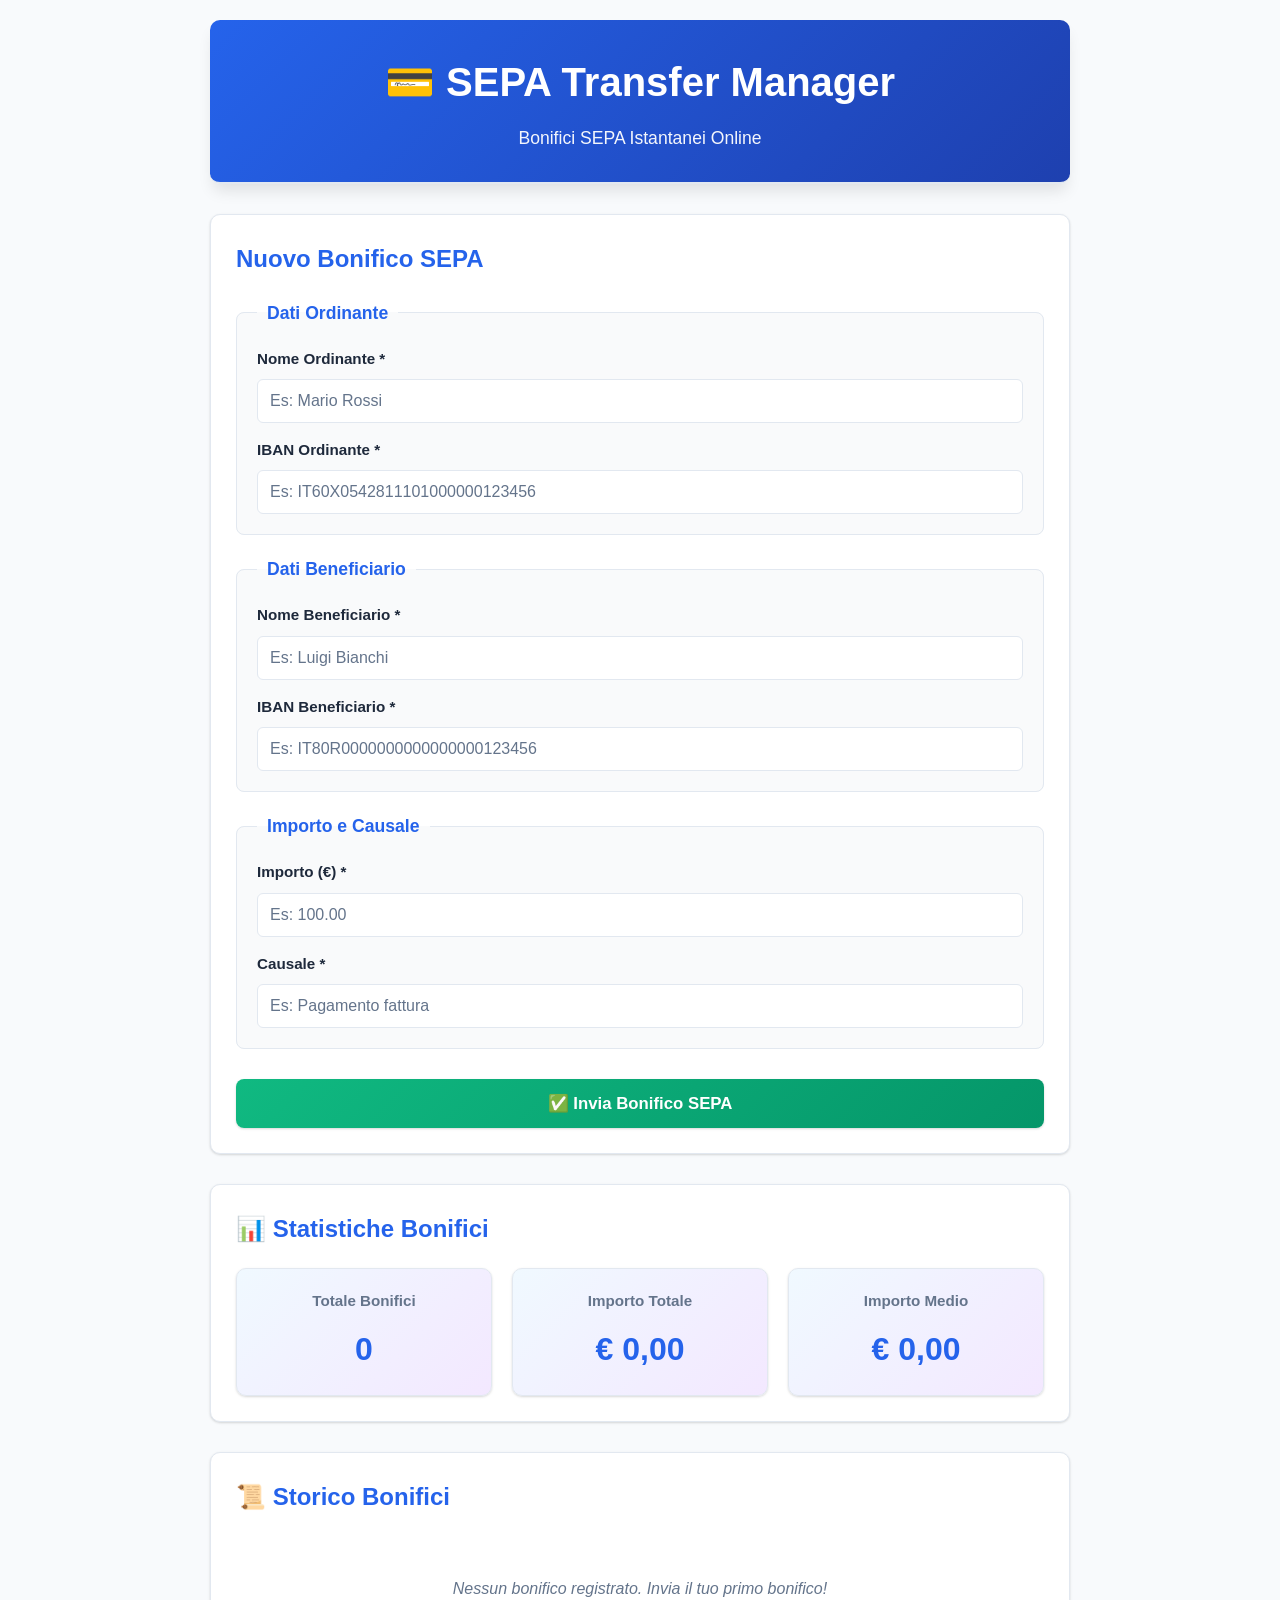
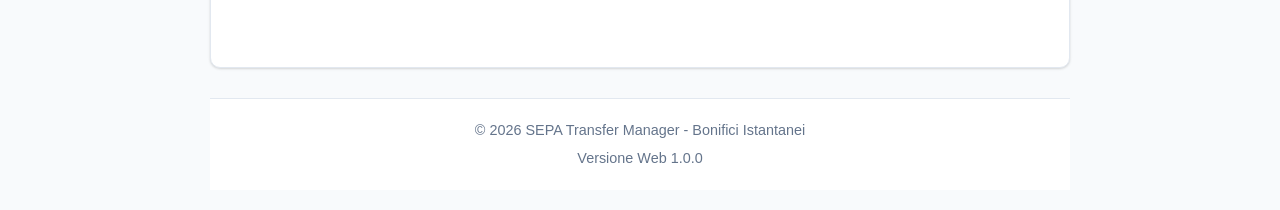
<file: index.html>
<!DOCTYPE html>
<html lang="it">
<head>
    <meta charset="UTF-8">
    <meta name="viewport" content="width=device-width, initial-scale=1.0">
    <title>SEPA Transfer Manager - Bonifici Istantanei</title>
    <link rel="stylesheet" href="style.css">
</head>
<body>
    <div class="container">
        <!-- Header -->
        <header class="header">
            <h1>💳 SEPA Transfer Manager</h1>
            <p class="subtitle">Bonifici SEPA Istantanei Online</p>
        </header>

        <!-- Main Content -->
        <main class="main-content">
            <!-- Form Sezione -->
            <section class="form-section">
                <h2>Nuovo Bonifico SEPA</h2>
                
                <form id="bonificoForm" class="bonifico-form">
                    <!-- Dati Ordinante -->
                    <fieldset class="form-group">
                        <legend>Dati Ordinante</legend>
                        
                        <div class="form-field">
                            <label for="nomeOrdinante">Nome Ordinante *</label>
                            <input type="text" id="nomeOrdinante" name="nomeOrdinante" required placeholder="Es: Mario Rossi">
                        </div>

                        <div class="form-field">
                            <label for="ibanOrdinante">IBAN Ordinante *</label>
                            <input type="text" id="ibanOrdinante" name="ibanOrdinante" required placeholder="Es: IT60X0542811101000000123456">
                        </div>
                    </fieldset>

                    <!-- Dati Beneficiario -->
                    <fieldset class="form-group">
                        <legend>Dati Beneficiario</legend>
                        
                        <div class="form-field">
                            <label for="nomeBeneficiario">Nome Beneficiario *</label>
                            <input type="text" id="nomeBeneficiario" name="nomeBeneficiario" required placeholder="Es: Luigi Bianchi">
                        </div>

                        <div class="form-field">
                            <label for="ibanBeneficiario">IBAN Beneficiario *</label>
                            <input type="text" id="ibanBeneficiario" name="ibanBeneficiario" required placeholder="Es: IT80R0000000000000000123456">
                        </div>
                    </fieldset>

                    <!-- Dati Bonifico -->
                    <fieldset class="form-group">
                        <legend>Importo e Causale</legend>
                        
                        <div class="form-field">
                            <label for="importo">Importo (€) *</label>
                            <input type="number" id="importo" name="importo" required step="0.01" min="0.01" placeholder="Es: 100.00">
                        </div>

                        <div class="form-field">
                            <label for="causale">Causale *</label>
                            <input type="text" id="causale" name="causale" required placeholder="Es: Pagamento fattura">
                        </div>
                    </fieldset>

                    <!-- Button -->
                    <button type="submit" class="btn-submit">✅ Invia Bonifico SEPA</button>
                </form>
            </section>

            <!-- Statistiche Sezione -->
            <section class="stats-section">
                <h2>📊 Statistiche Bonifici</h2>
                
                <div class="stats-grid">
                    <div class="stat-card">
                        <h3>Totale Bonifici</h3>
                        <p class="stat-value" id="totalBonifici">0</p>
                    </div>
                    
                    <div class="stat-card">
                        <h3>Importo Totale</h3>
                        <p class="stat-value" id="importoTotale">€ 0,00</p>
                    </div>
                    
                    <div class="stat-card">
                        <h3>Importo Medio</h3>
                        <p class="stat-value" id="importoMedio">€ 0,00</p>
                    </div>
                </div>
            </section>

            <!-- Storico Sezione -->
            <section class="history-section">
                <h2>📜 Storico Bonifici</h2>
                
                <div id="storicoContainer" class="storico-container">
                    <p class="empty-message">Nessun bonifico registrato. Invia il tuo primo bonifico!</p>
                </div>
            </section>
        </main>

        <!-- Footer -->
        <footer class="footer">
            <p>&copy; 2026 SEPA Transfer Manager - Bonifici Istantanei</p>
            <p>Versione Web 1.0.0</p>
        </footer>
    </div>

    <script src="app.js"></script>
</body>
</html>
</file>
<file: style.css>
/* ===== RESET E VARIABILI ===== */
* {
    margin: 0;
    padding: 0;
    box-sizing: border-box;
}

:root {
    --primary-color: #2563eb;
    --primary-dark: #1e40af;
    --secondary-color: #10b981;
    --danger-color: #ef4444;
    --warning-color: #f59e0b;
    --background: #f8fafc;
    --surface: #ffffff;
    --text-primary: #1e293b;
    --text-secondary: #64748b;
    --border: #e2e8f0;
    --shadow: 0 1px 3px rgba(0, 0, 0, 0.1), 0 1px 2px rgba(0, 0, 0, 0.06);
    --shadow-lg: 0 10px 15px -3px rgba(0, 0, 0, 0.1);
}

/* ===== BODY ===== */
html, body {
    width: 100%;
    height: 100%;
}

body {
    font-family: -apple-system, BlinkMacSystemFont, 'Segoe UI', Roboto, Oxygen, Ubuntu, Cantarell, sans-serif;
    background-color: var(--background);
    color: var(--text-primary);
    line-height: 1.6;
}

/* ===== CONTAINER ===== */
.container {
    max-width: 900px;
    margin: 0 auto;
    padding: 20px;
    min-height: 100vh;
    display: flex;
    flex-direction: column;
}

/* ===== HEADER ===== */
.header {
    text-align: center;
    padding: 30px 0;
    border-bottom: 2px solid var(--border);
    margin-bottom: 30px;
    background: linear-gradient(135deg, var(--primary-color), var(--primary-dark));
    color: white;
    border-radius: 10px;
    box-shadow: var(--shadow-lg);
}

.header h1 {
    font-size: 2.5em;
    margin-bottom: 10px;
    font-weight: 700;
}

.header .subtitle {
    font-size: 1.1em;
    opacity: 0.95;
}

/* ===== MAIN CONTENT ===== */
.main-content {
    flex: 1;
    display: flex;
    flex-direction: column;
    gap: 30px;
}

/* ===== SEZIONI ===== */
section {
    background-color: var(--surface);
    border-radius: 10px;
    padding: 25px;
    box-shadow: var(--shadow);
    border: 1px solid var(--border);
}

section h2 {
    font-size: 1.5em;
    margin-bottom: 20px;
    color: var(--primary-color);
    display: flex;
    align-items: center;
    gap: 10px;
}

/* ===== FORM ===== */
.bonifico-form {
    display: flex;
    flex-direction: column;
    gap: 20px;
}

.form-group {
    border: 1px solid var(--border);
    border-radius: 8px;
    padding: 20px;
    background-color: #f9fafb;
}

.form-group legend {
    font-weight: 600;
    color: var(--primary-color);
    padding: 0 10px;
    font-size: 1.1em;
}

.form-field {
    display: flex;
    flex-direction: column;
    margin-bottom: 15px;
}

.form-field:last-child {
    margin-bottom: 0;
}

.form-field label {
    font-weight: 600;
    margin-bottom: 8px;
    color: var(--text-primary);
    font-size: 0.95em;
}

.form-field input {
    padding: 12px;
    border: 1px solid var(--border);
    border-radius: 6px;
    font-size: 1em;
    transition: all 0.3s ease;
    background-color: white;
}

.form-field input:focus {
    outline: none;
    border-color: var(--primary-color);
    box-shadow: 0 0 0 3px rgba(37, 99, 235, 0.1);
    background-color: #f0f9ff;
}

.form-field input::placeholder {
    color: var(--text-secondary);
}

/* ===== BOTTONE ===== */
.btn-submit {
    padding: 14px 28px;
    background: linear-gradient(135deg, var(--secondary-color), #059669);
    color: white;
    border: none;
    border-radius: 8px;
    font-size: 1.05em;
    font-weight: 600;
    cursor: pointer;
    transition: all 0.3s ease;
    box-shadow: var(--shadow);
    margin-top: 10px;
}

.btn-submit:hover {
    transform: translateY(-2px);
    box-shadow: var(--shadow-lg);
    background: linear-gradient(135deg, #059669, #047857);
}

.btn-submit:active {
    transform: translateY(0);
}

.btn-submit:disabled {
    opacity: 0.6;
    cursor: not-allowed;
}

/* ===== STATISTICHE ===== */
.stats-grid {
    display: grid;
    grid-template-columns: repeat(auto-fit, minmax(200px, 1fr));
    gap: 20px;
}

.stat-card {
    background: linear-gradient(135deg, #f0f9ff, #f3e8ff);
    border: 1px solid var(--border);
    border-radius: 10px;
    padding: 20px;
    text-align: center;
    box-shadow: var(--shadow);
}

.stat-card h3 {
    color: var(--text-secondary);
    font-size: 0.95em;
    margin-bottom: 10px;
    font-weight: 600;
}

.stat-value {
    font-size: 2em;
    font-weight: 700;
    color: var(--primary-color);
}

/* ===== STORICO ===== */
.storico-container {
    display: flex;
    flex-direction: column;
    gap: 15px;
}

.storico-item {
    background-color: #f9fafb;
    border: 1px solid var(--border);
    border-left: 4px solid var(--secondary-color);
    border-radius: 6px;
    padding: 15px;
    transition: all 0.3s ease;
}

.storico-item:hover {
    box-shadow: var(--shadow-lg);
    transform: translateX(5px);
}

.storico-header {
    display: flex;
    justify-content: space-between;
    align-items: center;
    margin-bottom: 10px;
}

.storico-nominativo {
    font-weight: 600;
    color: var(--primary-color);
    font-size: 1.05em;
}

.storico-importo {
    font-weight: 700;
    font-size: 1.2em;
    color: var(--secondary-color);
}

.storico-data {
    color: var(--text-secondary);
    font-size: 0.85em;
    margin-bottom: 8px;
}

.storico-causale {
    color: var(--text-primary);
    font-size: 0.95em;
    padding: 8px;
    background-color: white;
    border-radius: 4px;
    margin-top: 8px;
}

.storico-iban {
    color: var(--text-secondary);
    font-size: 0.85em;
    margin-top: 8px;
    word-break: break-all;
}

.empty-message {
    text-align: center;
    color: var(--text-secondary);
    padding: 40px 20px;
    font-style: italic;
}

/* ===== FOOTER ===== */
.footer {
    text-align: center;
    padding: 20px;
    color: var(--text-secondary);
    border-top: 1px solid var(--border);
    margin-top: 30px;
    font-size: 0.9em;
    background-color: var(--surface);
}

.footer p:first-child {
    margin-bottom: 5px;
}

/* ===== RESPONSIVE ===== */
@media (max-width: 768px) {
    .header h1 {
        font-size: 1.8em;
    }

    .header .subtitle {
        font-size: 0.95em;
    }

    section {
        padding: 20px;
    }

    .stats-grid {
        grid-template-columns: 1fr;
    }

    .form-group {
        padding: 15px;
    }

    .storico-header {
        flex-direction: column;
        align-items: flex-start;
        gap: 8px;
    }
}

@media (max-width: 480px) {
    .container {
        padding: 10px;
    }

    .header {
        padding: 20px 0;
        margin-bottom: 20px;
    }

    .header h1 {
        font-size: 1.5em;
    }

    section {
        padding: 15px;
        margin-bottom: 15px;
    }

    .form-field input {
        padding: 10px;
        font-size: 16px;
    }

    .btn-submit {
        padding: 12px 20px;
        font-size: 0.95em;
    }

    .stat-value {
        font-size: 1.5em;
    }
}

/* ===== ANIMAZIONI ===== */
@keyframes slideIn {
    from {
        opacity: 0;
        transform: translateY(10px);
    }
    to {
        opacity: 1;
        transform: translateY(0);
    }
}

.storico-item {
    animation: slideIn 0.3s ease;
}

/* ===== UTILITY ===== */
.success-message {
    background-color: #dcfce7;
    color: #166534;
    padding: 12px;
    border-radius: 6px;
    margin-bottom: 15px;
    border-left: 4px solid var(--secondary-color);
}

.error-message {
    background-color: #fee2e2;
    color: #991b1b;
    padding: 12px;
    border-radius: 6px;
    margin-bottom: 15px;
    border-left: 4px solid var(--danger-color);
}
</file>
